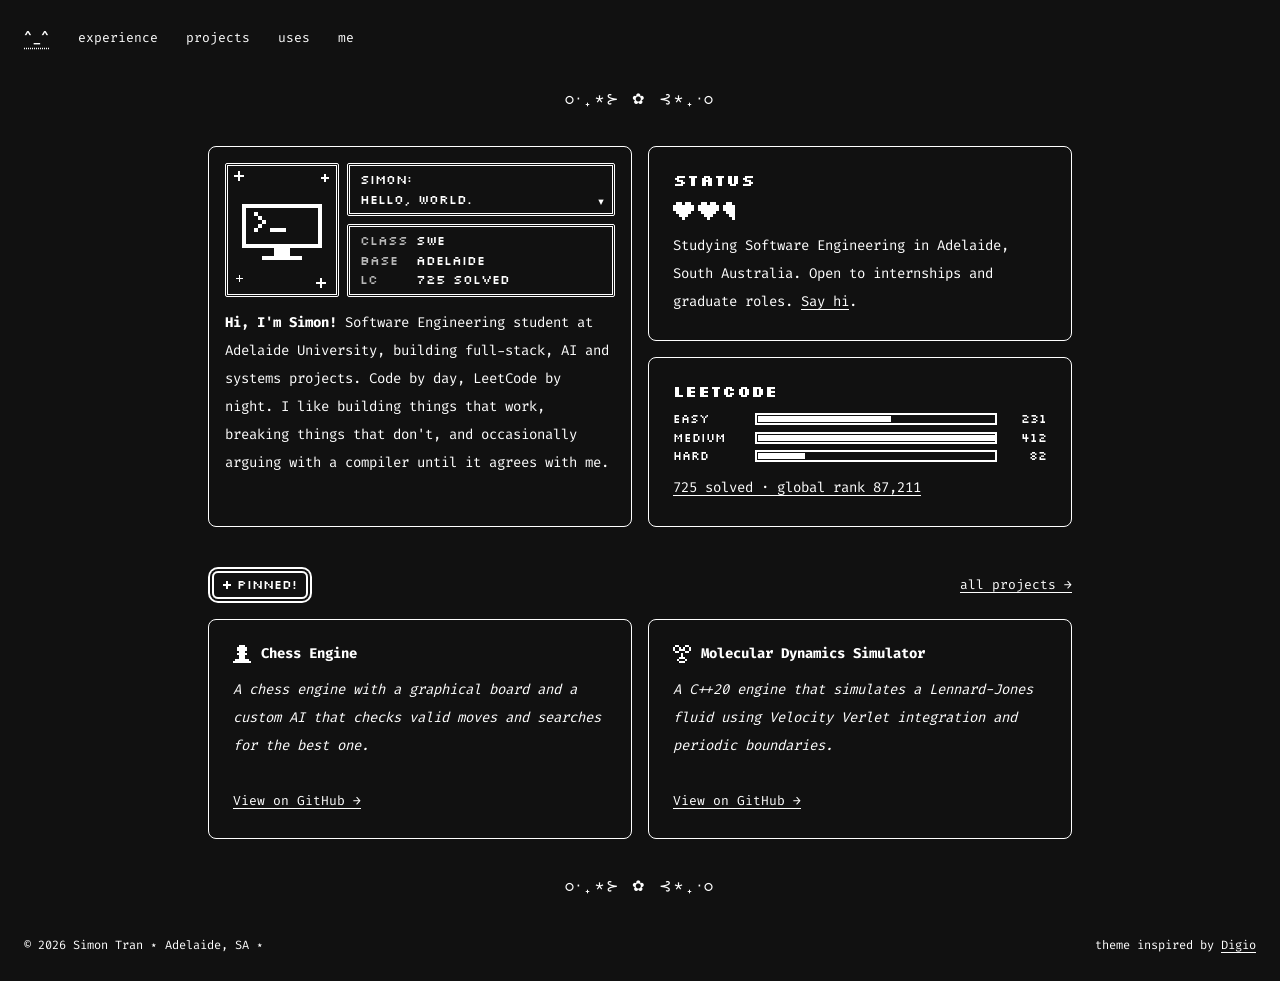
<file: index.html>
<!DOCTYPE html>
<html lang="en">
<head>
    <meta charset="utf-8">
    <meta name="viewport" content="width=device-width, initial-scale=1.0">
    <title>Simon Tran ˚₊‧ software engineer</title>
    <meta name="description" content="Simon Tran — Software Engineering student at Adelaide University, building full-stack, AI, and systems projects.">
    <meta name="color-scheme" content="dark">
    <meta property="og:title" content="Simon Tran — Software Engineer">
    <meta property="og:description" content="Software Engineering student at Adelaide University. Portfolio and projects.">
    <meta property="og:url" content="https://simontrandev.netlify.app">
    <meta property="og:type" content="website">
    <link href="img/favicon.svg" rel="icon" type="image/svg+xml">
    <link rel="preconnect" href="https://fonts.googleapis.com">
    <link rel="preconnect" href="https://fonts.gstatic.com" crossorigin>
    <link href="https://fonts.googleapis.com/css2?family=Fira+Code:wght@400;500;600;700&family=Silkscreen&display=swap" rel="stylesheet">
    <link href="css/style.css" rel="stylesheet">
</head>
<body>
    <a class="skip-link" href="#main">Skip to content</a>

    <header class="site-header">
        <nav aria-label="Primary">
            <ul>
                <li><a href="index.html" class="nav-home" aria-current="page" aria-label="Home">^_^</a></li>
                <li><a href="experience.html">experience</a></li>
                <li><a href="projects.html">projects</a></li>
                <li><a href="uses.html">uses</a></li>
                <li><a href="me.html">me</a></li>
            </ul>
        </nav>
    </header>

    <div class="divider" aria-hidden="true">○‧₊*⊱ ✿ ⊰*₊‧○</div>

    <main id="main" class="wrap">
        <div class="grid-2">
            <!-- intro -->
            <section class="card card--tight" aria-labelledby="intro-title">
                <div class="portrait">
                    <div class="portrait__art">
                        <span class="px spark spark--a" data-px="sparkle" data-scale="2"></span>
                        <span class="px spark spark--b" data-px="sparkle" data-scale="1.6"></span>
                        <span class="px spark spark--c" data-px="sparkle" data-scale="2"></span>
                        <span class="px spark spark--d" data-px="sparkle" data-scale="1.4"></span>
                        <span class="px" data-px="monitor" data-scale="4"></span>
                    </div>
                    <div class="box">
                        simon:<br>hello, world.
                        <span class="box__arrow" aria-hidden="true">▼</span>
                    </div>
                    <div class="box">
                        <dl>
                            <dt>class</dt><dd>swe</dd>
                            <dt>base</dt><dd>adelaide</dd>
                            <dt>lc</dt><dd>725 solved</dd>
                        </dl>
                    </div>
                </div>
                <div>
                    <strong id="intro-title">Hi, I'm Simon!</strong>
                    Software Engineering student at Adelaide University, building full-stack, AI
                    and systems projects. Code by day, LeetCode by night. I like building things that
                    work, breaking things that don't, and occasionally arguing with a compiler until it
                    agrees with me.
                </div>
            </section>

            <div class="stack">
                <!-- status -->
                <section class="card" aria-labelledby="status-title">
                    <h2 class="pixel-title" id="status-title">status</h2>
                    <div class="hearts" aria-hidden="true">
                        <span class="px" data-px="heart" data-scale="3"></span>
                        <span class="px" data-px="heart" data-scale="3"></span>
                        <span class="px" data-px="heartHalf" data-scale="3"></span>
                    </div>
                    <p>
                        Studying Software Engineering in Adelaide, South Australia. Open to internships and
                        graduate roles. <a href="me.html">Say hi</a>.
                    </p>
                </section>

                <!-- leetcode -->
                <section class="card" aria-labelledby="lc-title">
                    <h2 class="pixel-title" id="lc-title">leetcode</h2>
                    <div class="hp" role="list" aria-label="LeetCode problems solved by difficulty">
                        <div class="hp__row" role="listitem">
                            <span>easy</span>
                            <span class="hp__track"><span class="hp__fill" style="--w: 56%"></span></span>
                            <span class="hp__num">231</span>
                        </div>
                        <div class="hp__row" role="listitem">
                            <span>medium</span>
                            <span class="hp__track"><span class="hp__fill" style="--w: 100%"></span></span>
                            <span class="hp__num">412</span>
                        </div>
                        <div class="hp__row" role="listitem">
                            <span>hard</span>
                            <span class="hp__track"><span class="hp__fill" style="--w: 20%"></span></span>
                            <span class="hp__num">82</span>
                        </div>
                    </div>
                    <p>
                        <a href="https://leetcode.com/u/simontran1711/" target="_blank" rel="noopener">725 solved · global rank 87,211</a>
                    </p>
                </section>
            </div>
        </div>

        <!-- pinned -->
        <div class="section-head">
            <span class="badge"><span class="px" data-px="sparkle" data-scale="1.6"></span>pinned!</span>
            <a class="see-all" href="projects.html">all projects →</a>
        </div>

        <div class="grid-2">
            <a class="card" href="https://github.com/nhantran1711/chess_engine" target="_blank" rel="noopener">
                <h3><span class="px" data-px="pawn" data-scale="2"></span>Chess Engine</h3>
                <p><em>A chess engine with a graphical board and a custom AI that checks valid moves and searches for the best one.</em></p>
                <span class="read-more">View on GitHub →</span>
            </a>
            <a class="card" href="https://github.com/nhantran1711/molecular-dynamics" target="_blank" rel="noopener">
                <h3><span class="px" data-px="molecule" data-scale="2"></span>Molecular Dynamics Simulator</h3>
                <p><em>A C++20 engine that simulates a Lennard-Jones fluid using Velocity Verlet integration and periodic boundaries.</em></p>
                <span class="read-more">View on GitHub →</span>
            </a>
        </div>
    </main>

    <div class="divider" aria-hidden="true">○‧₊*⊱ ✿ ⊰*₊‧○</div>

    <footer class="site-footer">
        <span>© <span id="year">2026</span> Simon Tran ⋆ Adelaide, SA ⋆</span>
        <span>theme inspired by <a href="https://github.com/danapixels/digio-theme" target="_blank" rel="noopener">Digio</a></span>
    </footer>

    <script src="js/main.js"></script>
</body>
</html>
</file>
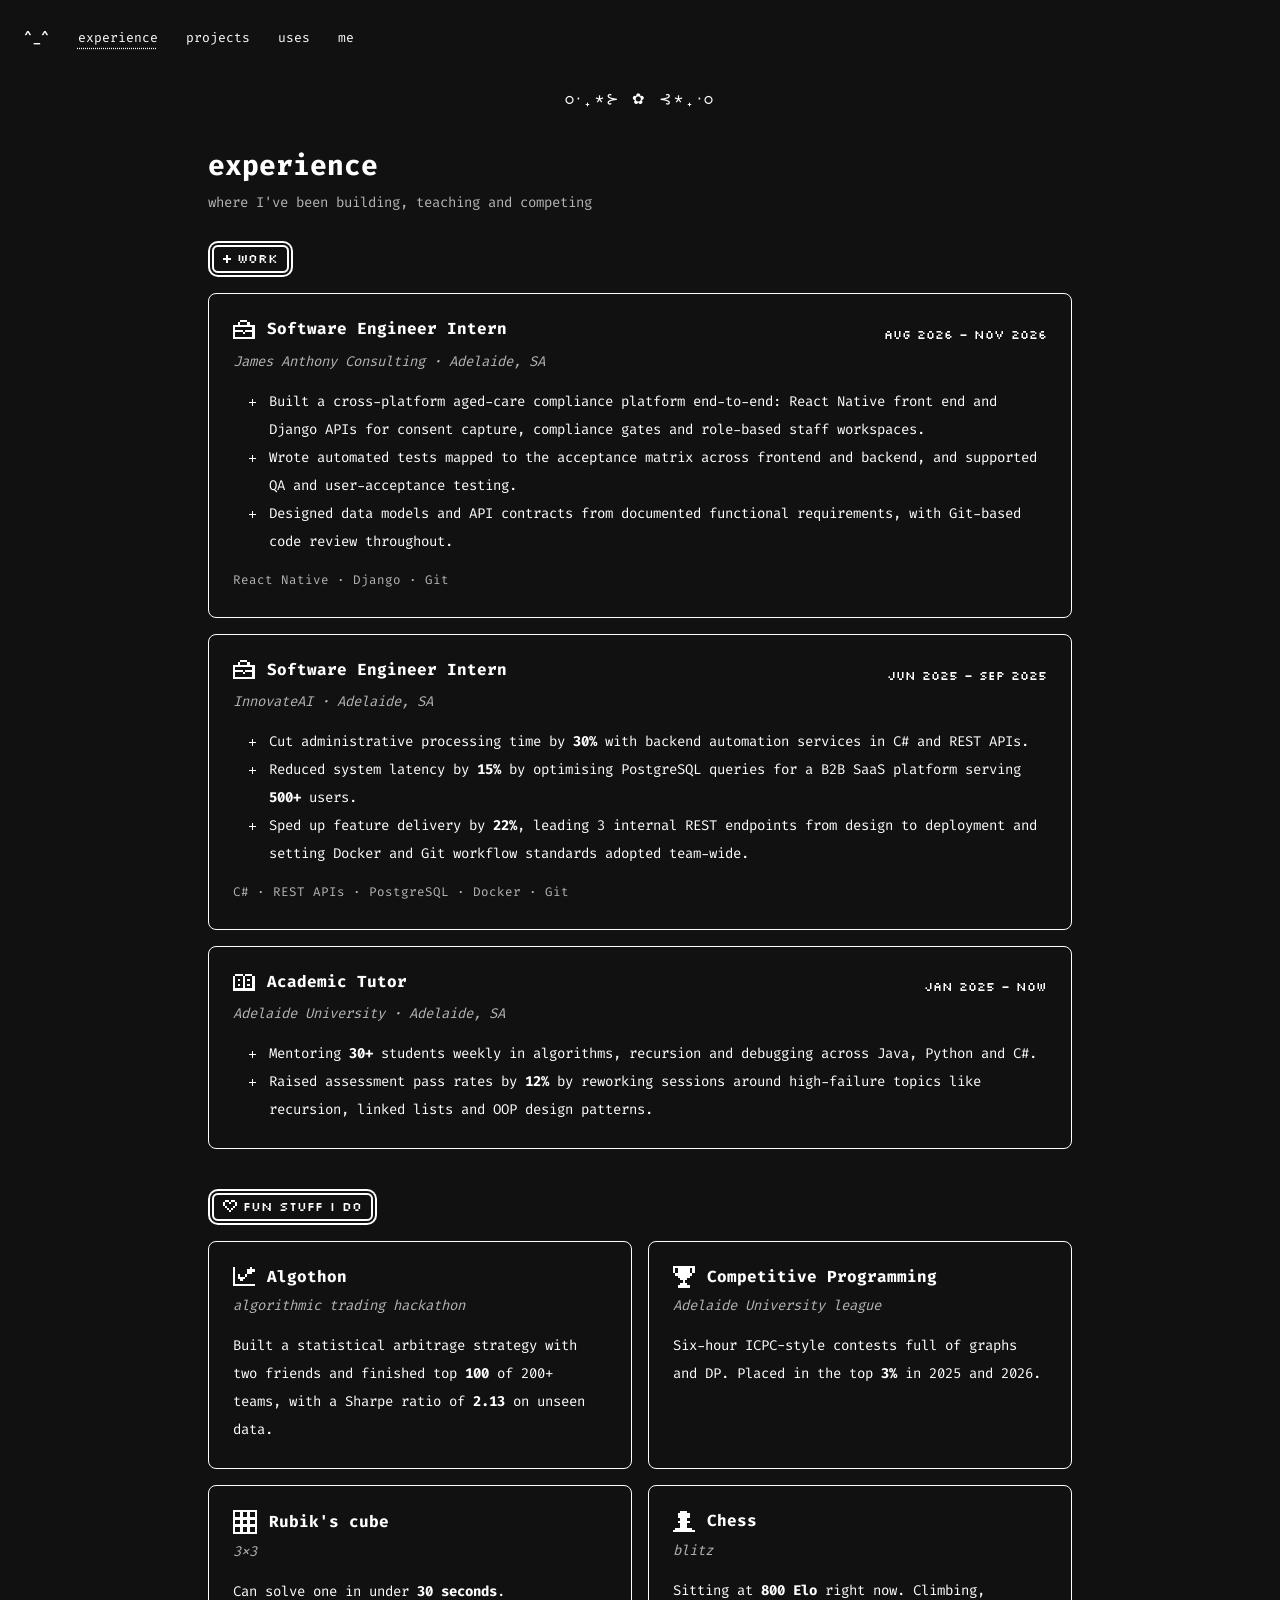
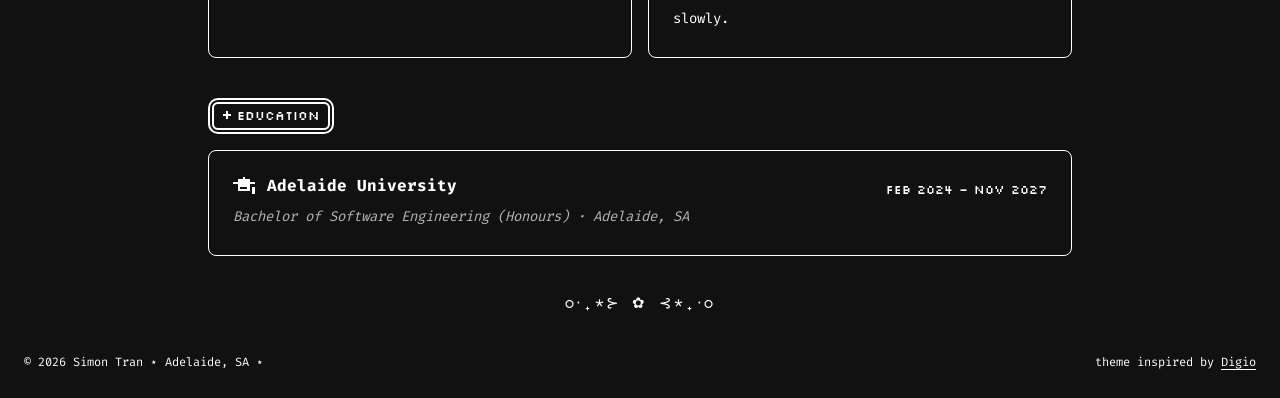
<file: experience.html>
<!DOCTYPE html>
<html lang="en">
<head>
    <meta charset="utf-8">
    <meta name="viewport" content="width=device-width, initial-scale=1.0">
    <title>experience ˚₊‧ Simon Tran</title>
    <meta name="description" content="Simon Tran's experience: software engineering internships, PASS leadership, competitive programming and education at Adelaide University.">
    <meta name="color-scheme" content="dark">
    <link href="img/favicon.svg" rel="icon" type="image/svg+xml">
    <link rel="preconnect" href="https://fonts.googleapis.com">
    <link rel="preconnect" href="https://fonts.gstatic.com" crossorigin>
    <link href="https://fonts.googleapis.com/css2?family=Fira+Code:wght@400;500;600;700&family=Silkscreen&display=swap" rel="stylesheet">
    <link href="css/style.css" rel="stylesheet">
</head>
<body>
    <a class="skip-link" href="#main">Skip to content</a>

    <header class="site-header">
        <nav aria-label="Primary">
            <ul>
                <li><a href="index.html" class="nav-home" aria-label="Home">^_^</a></li>
                <li><a href="experience.html" aria-current="page">experience</a></li>
                <li><a href="projects.html">projects</a></li>
                <li><a href="uses.html">uses</a></li>
                <li><a href="me.html">me</a></li>
            </ul>
        </nav>
    </header>

    <div class="divider" aria-hidden="true">○‧₊*⊱ ✿ ⊰*₊‧○</div>

    <main id="main" class="wrap">
        <h1 class="page-title">experience</h1>
        <p class="page-sub">where I've been building, teaching and competing</p>

        <!-- work -->
        <div class="section-head section-head--first">
            <span class="badge"><span class="px" data-px="sparkle" data-scale="1.6"></span>work</span>
        </div>

        <div class="timeline">
            <article class="card role">
                <header class="role__head">
                    <h2><span class="px" data-px="briefcase" data-scale="2.4"></span>Software Engineer Intern</h2>
                    <span class="role__date">Aug 2026 – Nov 2026</span>
                </header>
                <p class="role__org">James Anthony Consulting · Adelaide, SA</p>
                <ul>
                    <li>Built a cross-platform aged-care compliance platform end-to-end: React Native front end and Django APIs for consent capture, compliance gates and role-based staff workspaces.</li>
                    <li>Wrote automated tests mapped to the acceptance matrix across frontend and backend, and supported QA and user-acceptance testing.</li>
                    <li>Designed data models and API contracts from documented functional requirements, with Git-based code review throughout.</li>
                </ul>
                <p class="meta">React Native · Django · Git</p>
            </article>

            <article class="card role">
                <header class="role__head">
                    <h2><span class="px" data-px="briefcase" data-scale="2.4"></span>Software Engineer Intern</h2>
                    <span class="role__date">Jun 2025 – Sep 2025</span>
                </header>
                <p class="role__org">InnovateAI · Adelaide, SA</p>
                <ul>
                    <li>Cut administrative processing time by <strong>30%</strong> with backend automation services in C# and REST APIs.</li>
                    <li>Reduced system latency by <strong>15%</strong> by optimising PostgreSQL queries for a B2B SaaS platform serving <strong>500+</strong> users.</li>
                    <li>Sped up feature delivery by <strong>22%</strong>, leading 3 internal REST endpoints from design to deployment and setting Docker and Git workflow standards adopted team-wide.</li>
                </ul>
                <p class="meta">C# · REST APIs · PostgreSQL · Docker · Git</p>
            </article>

            <article class="card role">
                <header class="role__head">
                    <h2><span class="px" data-px="book" data-scale="2.4"></span>Academic Tutor</h2>
                    <span class="role__date">Jan 2025 – now</span>
                </header>
                <p class="role__org">Adelaide University · Adelaide, SA</p>
                <ul>
                    <li>Mentoring <strong>30+</strong> students weekly in algorithms, recursion and debugging across Java, Python and C#.</li>
                    <li>Raised assessment pass rates by <strong>12%</strong> by reworking sessions around high-failure topics like recursion, linked lists and OOP design patterns.</li>
                </ul>
            </article>
        </div>

        <!-- fun stuff -->
        <div class="section-head">
            <span class="badge"><span class="px" data-px="heartOutline" data-scale="2"></span>fun stuff i do</span>
        </div>

        <div class="grid-2">
            <article class="card fun">
                <h2><span class="px" data-px="chart" data-scale="2.4"></span>Algothon</h2>
                <p class="role__org">algorithmic trading hackathon</p>
                <p>Built a statistical arbitrage strategy with two friends and finished top <strong>100</strong> of 200+ teams, with a Sharpe ratio of <strong>2.13</strong> on unseen data.</p>
            </article>

            <article class="card fun">
                <h2><span class="px" data-px="trophy" data-scale="2.4"></span>Competitive Programming</h2>
                <p class="role__org">Adelaide University league</p>
                <p>Six-hour ICPC-style contests full of graphs and DP. Placed in the top <strong>3%</strong> in 2025 and 2026.</p>
            </article>

            <article class="card fun">
                <h2><span class="px" data-px="cube" data-scale="2.4"></span>Rubik's cube</h2>
                <p class="role__org">3x3</p>
                <p>Can solve one in under <strong>30 seconds</strong>.</p>
            </article>

            <article class="card fun">
                <h2><span class="px" data-px="pawn" data-scale="2.4"></span>Chess</h2>
                <p class="role__org">blitz</p>
                <p>Sitting at <strong>800 Elo</strong> right now. Climbing, slowly.</p>
            </article>
        </div>

        <!-- education -->
        <div class="section-head">
            <span class="badge"><span class="px" data-px="sparkle" data-scale="1.6"></span>education</span>
        </div>

        <article class="card role">
            <header class="role__head">
                <h2><span class="px" data-px="cap" data-scale="2.4"></span>Adelaide University</h2>
                <span class="role__date">Feb 2024 – Nov 2027</span>
            </header>
            <p class="role__org">Bachelor of Software Engineering (Honours) · Adelaide, SA</p>
        </article>
    </main>

    <div class="divider" aria-hidden="true">○‧₊*⊱ ✿ ⊰*₊‧○</div>

    <footer class="site-footer">
        <span>© <span id="year">2026</span> Simon Tran ⋆ Adelaide, SA ⋆</span>
        <span>theme inspired by <a href="https://github.com/danapixels/digio-theme" target="_blank" rel="noopener">Digio</a></span>
    </footer>

    <script src="js/main.js"></script>
</body>
</html>
</file>
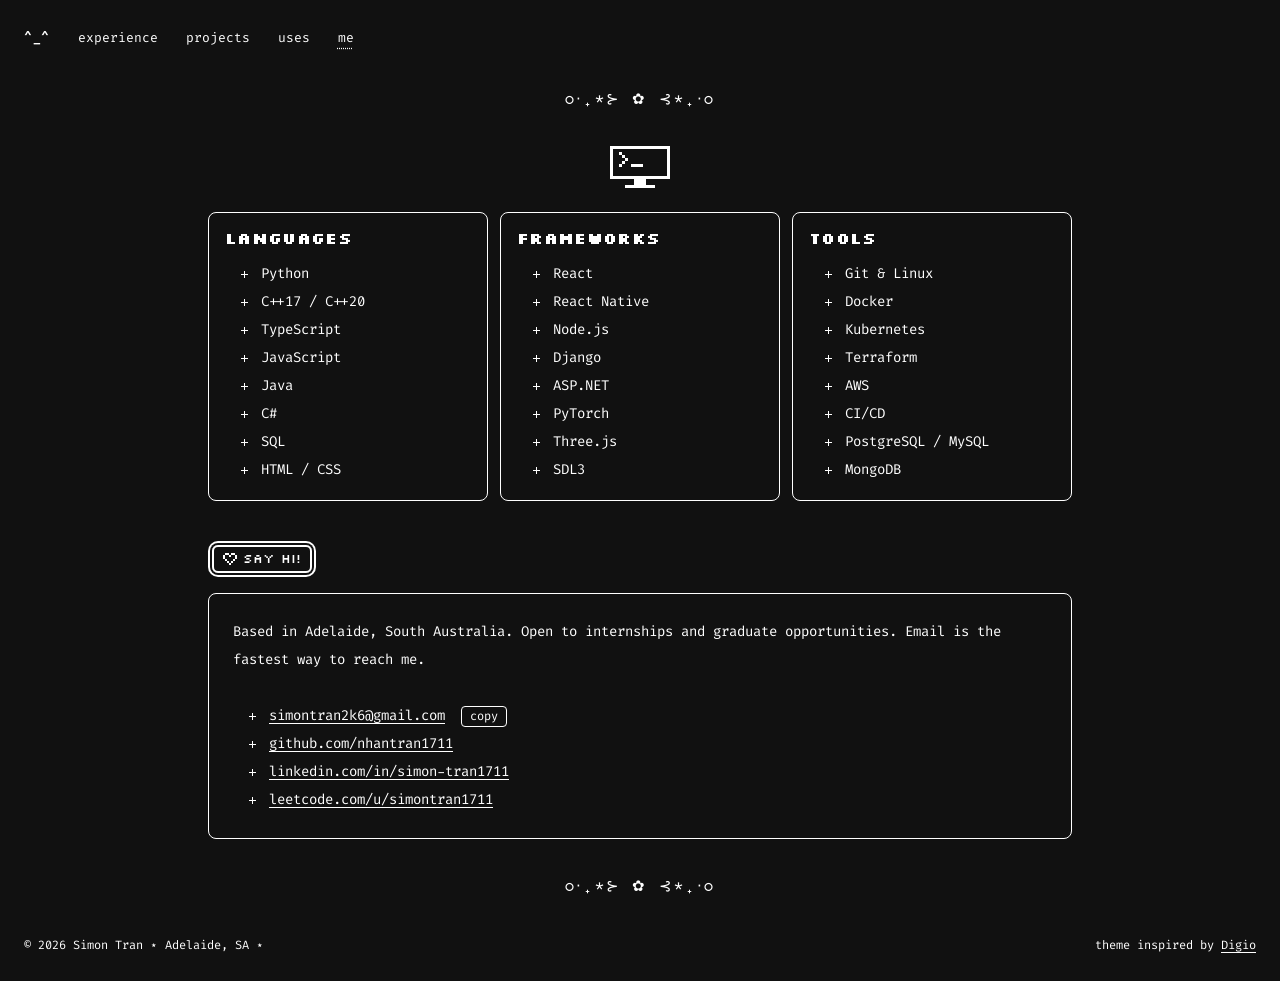
<file: me.html>
<!DOCTYPE html>
<html lang="en">
<head>
    <meta charset="utf-8">
    <meta name="viewport" content="width=device-width, initial-scale=1.0">
    <title>me ˚₊‧ Simon Tran</title>
    <meta name="description" content="About Simon Tran: skills, tools and how to get in touch.">
    <meta name="color-scheme" content="dark">
    <link href="img/favicon.svg" rel="icon" type="image/svg+xml">
    <link rel="preconnect" href="https://fonts.googleapis.com">
    <link rel="preconnect" href="https://fonts.gstatic.com" crossorigin>
    <link href="https://fonts.googleapis.com/css2?family=Fira+Code:wght@400;500;600;700&family=Silkscreen&display=swap" rel="stylesheet">
    <link href="css/style.css" rel="stylesheet">
</head>
<body>
    <a class="skip-link" href="#main">Skip to content</a>

    <header class="site-header">
        <nav aria-label="Primary">
            <ul>
                <li><a href="index.html" class="nav-home" aria-label="Home">^_^</a></li>
                <li><a href="experience.html">experience</a></li>
                <li><a href="projects.html">projects</a></li>
                <li><a href="uses.html">uses</a></li>
                <li><a href="me.html" aria-current="page">me</a></li>
            </ul>
        </nav>
    </header>

    <div class="divider" aria-hidden="true">○‧₊*⊱ ✿ ⊰*₊‧○</div>

    <main id="main" class="wrap">
        <div class="me-hero">
            <span class="px" data-px="monitor" data-scale="3"></span>
        </div>

        <div class="grid-3">
            <section class="card card--tight" aria-labelledby="langs">
                <h2 class="pixel-title" id="langs">languages</h2>
                <ul>
                    <li>Python</li>
                    <li>C++17 / C++20</li>
                    <li>TypeScript</li>
                    <li>JavaScript</li>
                    <li>Java</li>
                    <li>C#</li>
                    <li>SQL</li>
                    <li>HTML / CSS</li>
                </ul>
            </section>

            <section class="card card--tight" aria-labelledby="frameworks">
                <h2 class="pixel-title" id="frameworks">frameworks</h2>
                <ul>
                    <li>React</li>
                    <li>React Native</li>
                    <li>Node.js</li>
                    <li>Django</li>
                    <li>ASP.NET</li>
                    <li>PyTorch</li>
                    <li>Three.js</li>
                    <li>SDL3</li>
                </ul>
            </section>

            <section class="card card--tight" aria-labelledby="tools">
                <h2 class="pixel-title" id="tools">tools</h2>
                <ul>
                    <li>Git &amp; Linux</li>
                    <li>Docker</li>
                    <li>Kubernetes</li>
                    <li>Terraform</li>
                    <li>AWS</li>
                    <li>CI/CD</li>
                    <li>PostgreSQL / MySQL</li>
                    <li>MongoDB</li>
                </ul>
            </section>
        </div>

        <div class="section-head">
            <span class="badge"><span class="px" data-px="heartOutline" data-scale="2"></span>say hi!</span>
        </div>

        <section class="card" aria-label="Contact">
            <p>Based in Adelaide, South Australia. Open to internships and graduate opportunities. Email is the fastest way to reach me.</p>
            <ul>
                <li>
                    <a href="mailto:simontran2k6@gmail.com">simontran2k6@gmail.com</a>
                    <button class="copy-btn" type="button" data-copy="simontran2k6@gmail.com">copy</button>
                </li>
                <li><a href="https://github.com/nhantran1711" target="_blank" rel="noopener">github.com/nhantran1711</a></li>
                <li><a href="https://www.linkedin.com/in/simon-tran1711/" target="_blank" rel="noopener">linkedin.com/in/simon-tran1711</a></li>
                <li><a href="https://leetcode.com/u/simontran1711/" target="_blank" rel="noopener">leetcode.com/u/simontran1711</a></li>
            </ul>
        </section>
    </main>

    <div class="divider" aria-hidden="true">○‧₊*⊱ ✿ ⊰*₊‧○</div>

    <footer class="site-footer">
        <span>© <span id="year">2026</span> Simon Tran ⋆ Adelaide, SA ⋆</span>
        <span>theme inspired by <a href="https://github.com/danapixels/digio-theme" target="_blank" rel="noopener">Digio</a></span>
    </footer>

    <script src="js/main.js"></script>
</body>
</html>
</file>
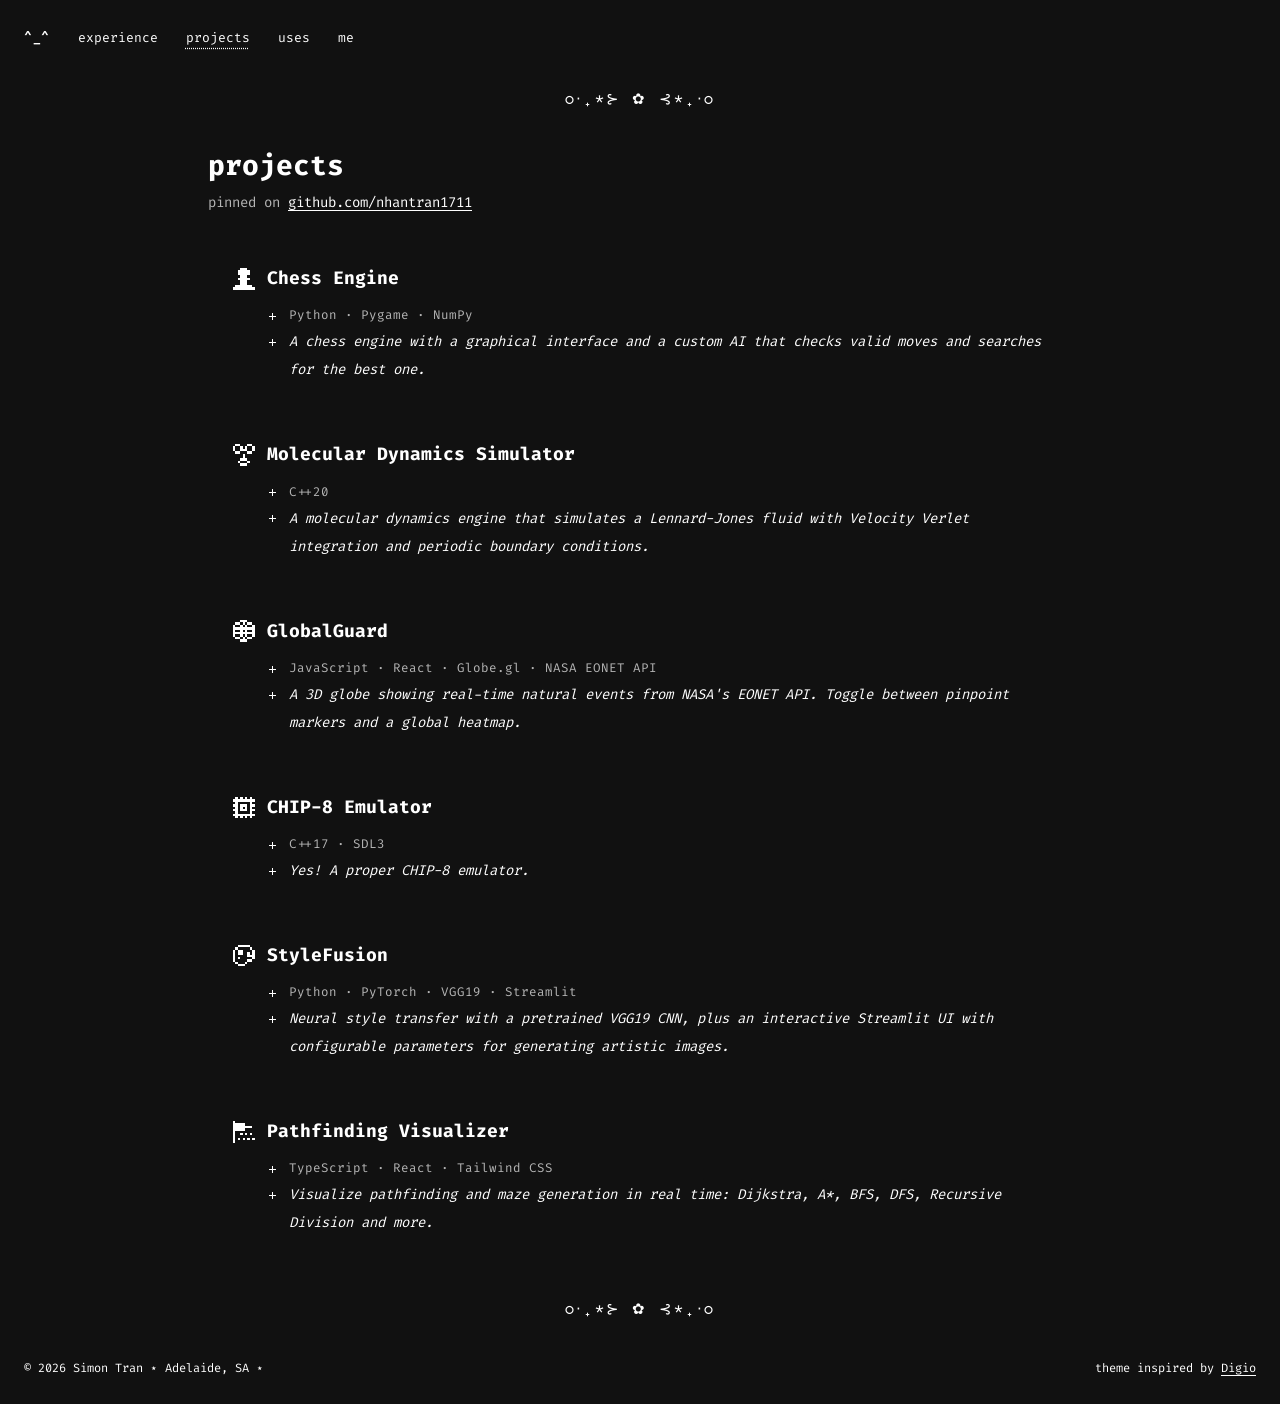
<file: projects.html>
<!DOCTYPE html>
<html lang="en">
<head>
    <meta charset="utf-8">
    <meta name="viewport" content="width=device-width, initial-scale=1.0">
    <title>projects ˚₊‧ Simon Tran</title>
    <meta name="description" content="Pinned projects by Simon Tran: chess engine, molecular dynamics, CHIP-8 emulator, 3D disaster globe, neural style transfer and a pathfinding visualizer.">
    <meta name="color-scheme" content="dark">
    <link href="img/favicon.svg" rel="icon" type="image/svg+xml">
    <link rel="preconnect" href="https://fonts.googleapis.com">
    <link rel="preconnect" href="https://fonts.gstatic.com" crossorigin>
    <link href="https://fonts.googleapis.com/css2?family=Fira+Code:wght@400;500;600;700&family=Silkscreen&display=swap" rel="stylesheet">
    <link href="css/style.css" rel="stylesheet">
</head>
<body>
    <a class="skip-link" href="#main">Skip to content</a>

    <header class="site-header">
        <nav aria-label="Primary">
            <ul>
                <li><a href="index.html" class="nav-home" aria-label="Home">^_^</a></li>
                <li><a href="experience.html">experience</a></li>
                <li><a href="projects.html" aria-current="page">projects</a></li>
                <li><a href="uses.html">uses</a></li>
                <li><a href="me.html">me</a></li>
            </ul>
        </nav>
    </header>

    <div class="divider" aria-hidden="true">○‧₊*⊱ ✿ ⊰*₊‧○</div>

    <main id="main" class="wrap">
        <h1 class="page-title">projects</h1>
        <p class="page-sub">pinned on <a href="https://github.com/nhantran1711" target="_blank" rel="noopener">github.com/nhantran1711</a></p>

        <div class="list">
            <a class="card" href="https://github.com/nhantran1711/chess_engine" target="_blank" rel="noopener">
                <h2><span class="px" data-px="pawn" data-scale="2.4"></span>Chess Engine</h2>
                <ul>
                    <li class="meta">Python · Pygame · NumPy</li>
                    <li><em>A chess engine with a graphical interface and a custom AI that checks valid moves and searches for the best one.</em></li>
                </ul>
            </a>

            <a class="card" href="https://github.com/nhantran1711/molecular-dynamics" target="_blank" rel="noopener">
                <h2><span class="px" data-px="molecule" data-scale="2.4"></span>Molecular Dynamics Simulator</h2>
                <ul>
                    <li class="meta">C++20</li>
                    <li><em>A molecular dynamics engine that simulates a Lennard-Jones fluid with Velocity Verlet integration and periodic boundary conditions.</em></li>
                </ul>
            </a>

            <a class="card" href="https://github.com/nhantran1711/3ddisasteralertvisualization" target="_blank" rel="noopener">
                <h2><span class="px" data-px="globe" data-scale="2.4"></span>GlobalGuard</h2>
                <ul>
                    <li class="meta">JavaScript · React · Globe.gl · NASA EONET API</li>
                    <li><em>A 3D globe showing real-time natural events from NASA's EONET API. Toggle between pinpoint markers and a global heatmap.</em></li>
                </ul>
            </a>

            <a class="card" href="https://github.com/nhantran1711/chip8emulator" target="_blank" rel="noopener">
                <h2><span class="px" data-px="chip" data-scale="2.4"></span>CHIP-8 Emulator</h2>
                <ul>
                    <li class="meta">C++17 · SDL3</li>
                    <li><em>Yes! A proper CHIP-8 emulator.</em></li>
                </ul>
            </a>

            <a class="card" href="https://github.com/nhantran1711/image_transfer_style" target="_blank" rel="noopener">
                <h2><span class="px" data-px="palette" data-scale="2.4"></span>StyleFusion</h2>
                <ul>
                    <li class="meta">Python · PyTorch · VGG19 · Streamlit</li>
                    <li><em>Neural style transfer with a pretrained VGG19 CNN, plus an interactive Streamlit UI with configurable parameters for generating artistic images.</em></li>
                </ul>
            </a>

            <a class="card" href="https://github.com/nhantran1711/pathfindingvisualizer" target="_blank" rel="noopener">
                <h2><span class="px" data-px="flag" data-scale="2.4"></span>Pathfinding Visualizer</h2>
                <ul>
                    <li class="meta">TypeScript · React · Tailwind CSS</li>
                    <li><em>Visualize pathfinding and maze generation in real time: Dijkstra, A*, BFS, DFS, Recursive Division and more.</em></li>
                </ul>
            </a>
        </div>
    </main>

    <div class="divider" aria-hidden="true">○‧₊*⊱ ✿ ⊰*₊‧○</div>

    <footer class="site-footer">
        <span>© <span id="year">2026</span> Simon Tran ⋆ Adelaide, SA ⋆</span>
        <span>theme inspired by <a href="https://github.com/danapixels/digio-theme" target="_blank" rel="noopener">Digio</a></span>
    </footer>

    <script src="js/main.js"></script>
</body>
</html>
</file>
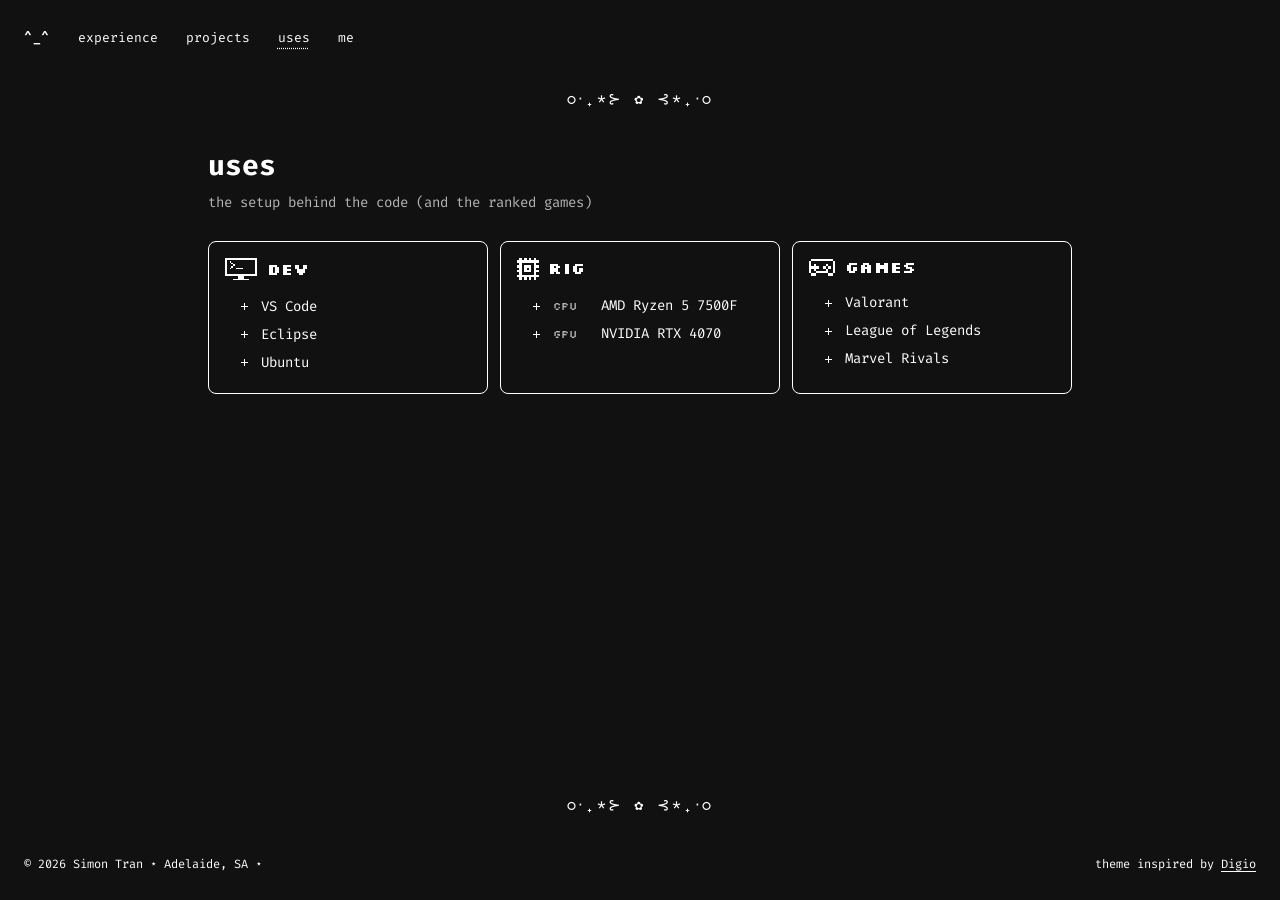
<file: uses.html>
<!DOCTYPE html>
<html lang="en">
<head>
    <meta charset="utf-8">
    <meta name="viewport" content="width=device-width, initial-scale=1.0">
    <title>uses ˚₊‧ Simon Tran</title>
    <meta name="description" content="What Simon Tran uses: editors, OS, PC build and the games he plays.">
    <meta name="color-scheme" content="dark">
    <link href="img/favicon.svg" rel="icon" type="image/svg+xml">
    <link rel="preconnect" href="https://fonts.googleapis.com">
    <link rel="preconnect" href="https://fonts.gstatic.com" crossorigin>
    <link href="https://fonts.googleapis.com/css2?family=Fira+Code:wght@400;500;600;700&family=Silkscreen&display=swap" rel="stylesheet">
    <link href="css/style.css" rel="stylesheet">
</head>
<body>
    <a class="skip-link" href="#main">Skip to content</a>

    <header class="site-header">
        <nav aria-label="Primary">
            <ul>
                <li><a href="index.html" class="nav-home" aria-label="Home">^_^</a></li>
                <li><a href="experience.html">experience</a></li>
                <li><a href="projects.html">projects</a></li>
                <li><a href="uses.html" aria-current="page">uses</a></li>
                <li><a href="me.html">me</a></li>
            </ul>
        </nav>
    </header>

    <div class="divider" aria-hidden="true">○‧₊*⊱ ✿ ⊰*₊‧○</div>

    <main id="main" class="wrap">
        <h1 class="page-title">uses</h1>
        <p class="page-sub">the setup behind the code (and the ranked games)</p>

        <div class="grid-3">
            <section class="card card--tight" aria-labelledby="dev">
                <h2 class="uses-head"><span class="px" data-px="monitor" data-scale="1.6"></span><span class="pixel-title" id="dev">dev</span></h2>
                <ul>
                    <li>VS Code</li>
                    <li>Eclipse</li>
                    <li>Ubuntu</li>
                </ul>
            </section>

            <section class="card card--tight" aria-labelledby="rig">
                <h2 class="uses-head"><span class="px" data-px="chip" data-scale="2.4"></span><span class="pixel-title" id="rig">rig</span></h2>
                <ul>
                    <li><span class="meta">cpu</span> AMD Ryzen 5 7500F</li>
                    <li><span class="meta">gpu</span> NVIDIA RTX 4070</li>
                </ul>
            </section>

            <section class="card card--tight" aria-labelledby="games">
                <h2 class="uses-head"><span class="px" data-px="gamepad" data-scale="2.4"></span><span class="pixel-title" id="games">games</span></h2>
                <ul>
                    <li>Valorant</li>
                    <li>League of Legends</li>
                    <li>Marvel Rivals</li>
                </ul>
            </section>
        </div>
    </main>

    <div class="divider" aria-hidden="true">○‧₊*⊱ ✿ ⊰*₊‧○</div>

    <footer class="site-footer">
        <span>© <span id="year">2026</span> Simon Tran ⋆ Adelaide, SA ⋆</span>
        <span>theme inspired by <a href="https://github.com/danapixels/digio-theme" target="_blank" rel="noopener">Digio</a></span>
    </footer>

    <script src="js/main.js"></script>
</body>
</html>
</file>
<file: css/style.css>
/* simontran.dev — retro pixel / ASCII theme, inspired by danapixels/digio-theme */

:root {
    --bg: #111111;
    --fg: #ffffff;
    --muted: #b5b5b5;
    --line: #ffffff;
    --dim-line: #333333;
    --accent: #f9a8d4;
    --pixel: "Silkscreen", "Fira Code", monospace;
    --sparkle: url("data:image/svg+xml,%3Csvg xmlns='http://www.w3.org/2000/svg' viewBox='0 0 5 5' shape-rendering='crispEdges'%3E%3Cpath fill='white' d='M2 0h1v5H2zM0 2h5v1H0z'/%3E%3C/svg%3E");
    --sparkle-pink: url("data:image/svg+xml,%3Csvg xmlns='http://www.w3.org/2000/svg' viewBox='0 0 5 5' shape-rendering='crispEdges'%3E%3Cpath fill='%23f9a8d4' d='M2 0h1v5H2zM0 2h5v1H0z'/%3E%3C/svg%3E");
    color-scheme: dark;
}

*, *::before, *::after { box-sizing: border-box; }

html { background: var(--bg); }

body {
    margin: 0;
    background: var(--bg);
    color: var(--fg);
    font-family: "Fira Code", ui-monospace, monospace;
    font-size: 14px;
    line-height: 2;
    -webkit-font-smoothing: antialiased;
}

::selection { background: var(--accent); color: #111; }

a { color: var(--fg); text-decoration: none; transition: color .2s ease, border-color .15s ease; }
a:hover { color: var(--accent); }
p a, li a { text-decoration: underline; text-underline-offset: 3px; }
a:focus-visible, button:focus-visible { outline: 2px solid var(--accent); outline-offset: 3px; border-radius: 4px; }

p { margin: 0 0 1rem; }
p:last-child { margin-bottom: 0; }
strong { font-weight: 700; }
h1, h2, h3 { margin: 0; line-height: 1.4; }

.skip-link { position: absolute; left: -999px; top: 8px; background: var(--fg); color: #111; padding: 4px 10px; z-index: 10; }
.skip-link:focus { left: 8px; }
.visually-hidden { position: absolute !important; width: 1px; height: 1px; overflow: hidden; clip: rect(0 0 0 0); white-space: nowrap; }

/* ---------- pixel helpers ---------- */
.px { display: inline-block; line-height: 0; vertical-align: middle; }
.px svg { display: block; shape-rendering: crispEdges; }
.pixel-title {
    font-family: var(--pixel);
    font-size: 16px;
    line-height: 1.2;
    letter-spacing: .02em;
    text-transform: lowercase;
}

/* ---------- header ---------- */
.site-header { padding: 1.5rem; }
.site-header nav ul { display: flex; flex-wrap: wrap; align-items: center; gap: .25rem 1.75rem; list-style: none; margin: 0; padding: 0; }
.site-header nav li { padding: 0; }
.site-header nav li::before { display: none; }
.site-header nav a { font-size: 13px; text-decoration: none; }
.site-header nav a[aria-current="page"] { text-decoration: underline; text-underline-offset: 6px; text-decoration-style: dotted; }
.nav-home { font-weight: 600; letter-spacing: .05em; }

/* ---------- ascii divider ---------- */
.divider {
    text-align: center;
    font-size: 15px;
    letter-spacing: .15em;
    user-select: none;
    margin: .5rem 0;
    white-space: nowrap;
}

/* ---------- layout ---------- */
.wrap { width: 100%; max-width: 56rem; margin: 0 auto; padding: 1.5rem 1rem; }
.grid-2 { display: grid; gap: 1rem; grid-template-columns: minmax(0, 1fr); }
.grid-3 { display: grid; gap: .75rem; grid-template-columns: minmax(0, 1fr); }
.stack { display: grid; gap: 1rem; }
@media (min-width: 1024px) {
    .grid-2 { grid-template-columns: repeat(2, minmax(0, 1fr)); }
    .grid-3 { grid-template-columns: repeat(3, minmax(0, 1fr)); }
}

/* ---------- cards ---------- */
.card {
    display: flex;
    flex-direction: column;
    gap: .75rem;
    border: 1px solid var(--line);
    border-radius: 8px;
    padding: 1.5rem;
    min-width: 0;
}
.card--tight { padding: 1rem; }
a.card { text-decoration: none; cursor: pointer; }
a.card:hover { border-color: var(--accent); color: var(--fg); }
a.card:hover .read-more { color: var(--accent); }

.card h3 { font-size: 14px; font-weight: 700; display: flex; align-items: center; gap: .6rem; }
.card em { color: var(--fg); }
.read-more { font-size: 13px; text-decoration: underline; text-underline-offset: 3px; align-self: flex-start; }

/* ---------- intro / portrait panel ---------- */
.portrait {
    display: grid;
    grid-template-columns: auto 1fr;
    gap: .5rem;
}
.portrait__art {
    position: relative;
    border: 3px double var(--line);
    border-radius: 2px;
    padding: 18px 14px 14px;
    display: grid;
    place-items: center;
    grid-row: span 2;
}
.portrait__art .spark { position: absolute; }
.portrait__art .spark--a { top: 5px; left: 6px; }
.portrait__art .spark--b { top: 8px; right: 7px; }
.portrait__art .spark--c { bottom: 6px; right: 10px; }
.portrait__art .spark--d { bottom: 12px; left: 8px; }
.cursor-blink { animation: blink 1.1s steps(1) infinite; }

.box {
    border: 3px double var(--line);
    border-radius: 2px;
    padding: 4px 10px;
    font-family: var(--pixel);
    font-size: 13px;
    line-height: 1.5;
    position: relative;
    min-width: 0;
}
.box__arrow { position: absolute; right: 8px; bottom: 4px; font-size: 10px; animation: blink 1.1s steps(1) infinite; }
.box dl { margin: 0; display: grid; grid-template-columns: auto 1fr; column-gap: .5rem; }
.box dt { opacity: .7; }
.box dd { margin: 0; overflow-wrap: anywhere; }

@keyframes blink { 50% { opacity: 0; } }

/* ---------- status hearts ---------- */
.hearts { display: flex; gap: 4px; }

/* ---------- hp bars ---------- */
.hp { display: grid; gap: .4rem; font-family: var(--pixel); font-size: 12px; line-height: 1; }
.hp__row { display: grid; grid-template-columns: 4.5rem 1fr 2.5rem; align-items: center; gap: .6rem; }
.hp__track { display: block; height: 12px; border: 2px solid var(--line); padding: 1px; }
.hp__fill { display: block; height: 100%; background: var(--fg); width: var(--w); transform-origin: left; animation: fill 1.2s steps(12) both; }
.hp__num { text-align: right; }
@keyframes fill { from { transform: scaleX(0); } }

/* ---------- badge ("new!" style) ---------- */
.badge {
    display: inline-flex;
    align-items: center;
    gap: .35rem;
    font-family: var(--pixel);
    font-size: 13px;
    line-height: 1;
    padding: 5px 9px 6px;
    border: 2px solid var(--line);
    border-radius: 6px;
    box-shadow: 0 0 0 2px var(--bg), 0 0 0 4px var(--line);
    margin: 4px;
}

/* ---------- section head ---------- */
.section-head { display: flex; align-items: center; justify-content: space-between; gap: 1rem; margin: 2.5rem 0 1rem; }
.section-head .see-all { font-size: 13px; text-decoration: underline; text-underline-offset: 3px; }

/* ---------- project list (section page) ---------- */
.page-title { font-size: 28px; font-weight: 700; margin-bottom: .25rem; }
.page-sub { color: var(--muted); margin-bottom: 1.5rem; }
.list { display: grid; gap: .5rem; }
.list a.card { border-color: transparent; }
.list a.card:hover { border-color: var(--accent); }
.list h2 { font-size: 18px; display: flex; align-items: center; gap: .75rem; }
.meta { font-size: 12.5px; color: var(--muted); }

/* ---------- experience ---------- */
.section-head--first { margin-top: 1rem; }
.timeline { display: grid; gap: 1rem; }
.role__head { display: flex; flex-wrap: wrap; align-items: baseline; justify-content: space-between; gap: .25rem 1rem; }
.role__head h2 { font-size: 16px; display: flex; align-items: center; gap: .75rem; }
.role__date { font-family: var(--pixel); font-size: 12px; line-height: 1.4; white-space: nowrap; }
.role__org { font-style: italic; color: var(--muted); margin: -.5rem 0 0; }
.role:hover { border-color: var(--accent); }
.role:hover .role__date { color: var(--accent); }

/* ---------- lists with sparkle bullets ---------- */
ul { list-style: none; margin: 0; padding-left: 1rem; }
ul li { position: relative; padding-left: 1.25rem; }
ul li::before {
    content: "";
    position: absolute;
    left: 0;
    top: .78em;
    width: 7px;
    height: 7px;
    background: var(--sparkle) no-repeat center / contain;
    image-rendering: pixelated;
}
ul li:hover::before { background-image: var(--sparkle-pink); }
.list ul { padding-left: 2.25rem; }

/* ---------- me page ---------- */
.me-hero { display: flex; justify-content: center; margin-bottom: 1.5rem; }
.copy-btn {
    font: inherit; font-size: 12px; color: var(--fg); background: none;
    border: 1px solid var(--line); border-radius: 4px; padding: 0 .5rem; margin-left: .5rem;
    cursor: pointer; line-height: 1.6;
}
.copy-btn:hover { border-color: var(--accent); color: var(--accent); }

/* ---------- footer ---------- */
.site-footer { padding: 1.5rem; font-size: 12px; display: flex; flex-wrap: wrap; justify-content: space-between; gap: .5rem 1.5rem; }
.site-footer a { text-decoration: underline; text-underline-offset: 3px; }

/* ---------- small screens ---------- */
@media (max-width: 520px) {
    .portrait { grid-template-columns: 1fr; }
    .portrait__art { grid-row: auto; }
    .site-header { padding: 1rem; }
    .site-header nav ul { gap: .25rem 1.1rem; }
    .divider { font-size: 13px; letter-spacing: .08em; }
}

@media (prefers-reduced-motion: reduce) {
    *, *::before, *::after { animation: none !important; transition: none !important; }
}

/* ---------- uses ---------- */
.uses-head { display: flex; align-items: center; gap: .6rem; }
.uses-head .meta { margin-right: .4rem; }
.card li .meta { display: inline-block; min-width: 2.5rem; font-family: var(--pixel); font-size: 11px; }

/* ---------- fun stuff ---------- */
.fun h2 { font-size: 16px; display: flex; align-items: center; gap: .75rem; }
.fun:hover { border-color: var(--accent); }

/* ---------- sticky footer: pin to the bottom of short pages ---------- */
body { display: flex; flex-direction: column; min-height: 100vh; min-height: 100dvh; }
body > main { flex: 1 0 auto; }
</file>
